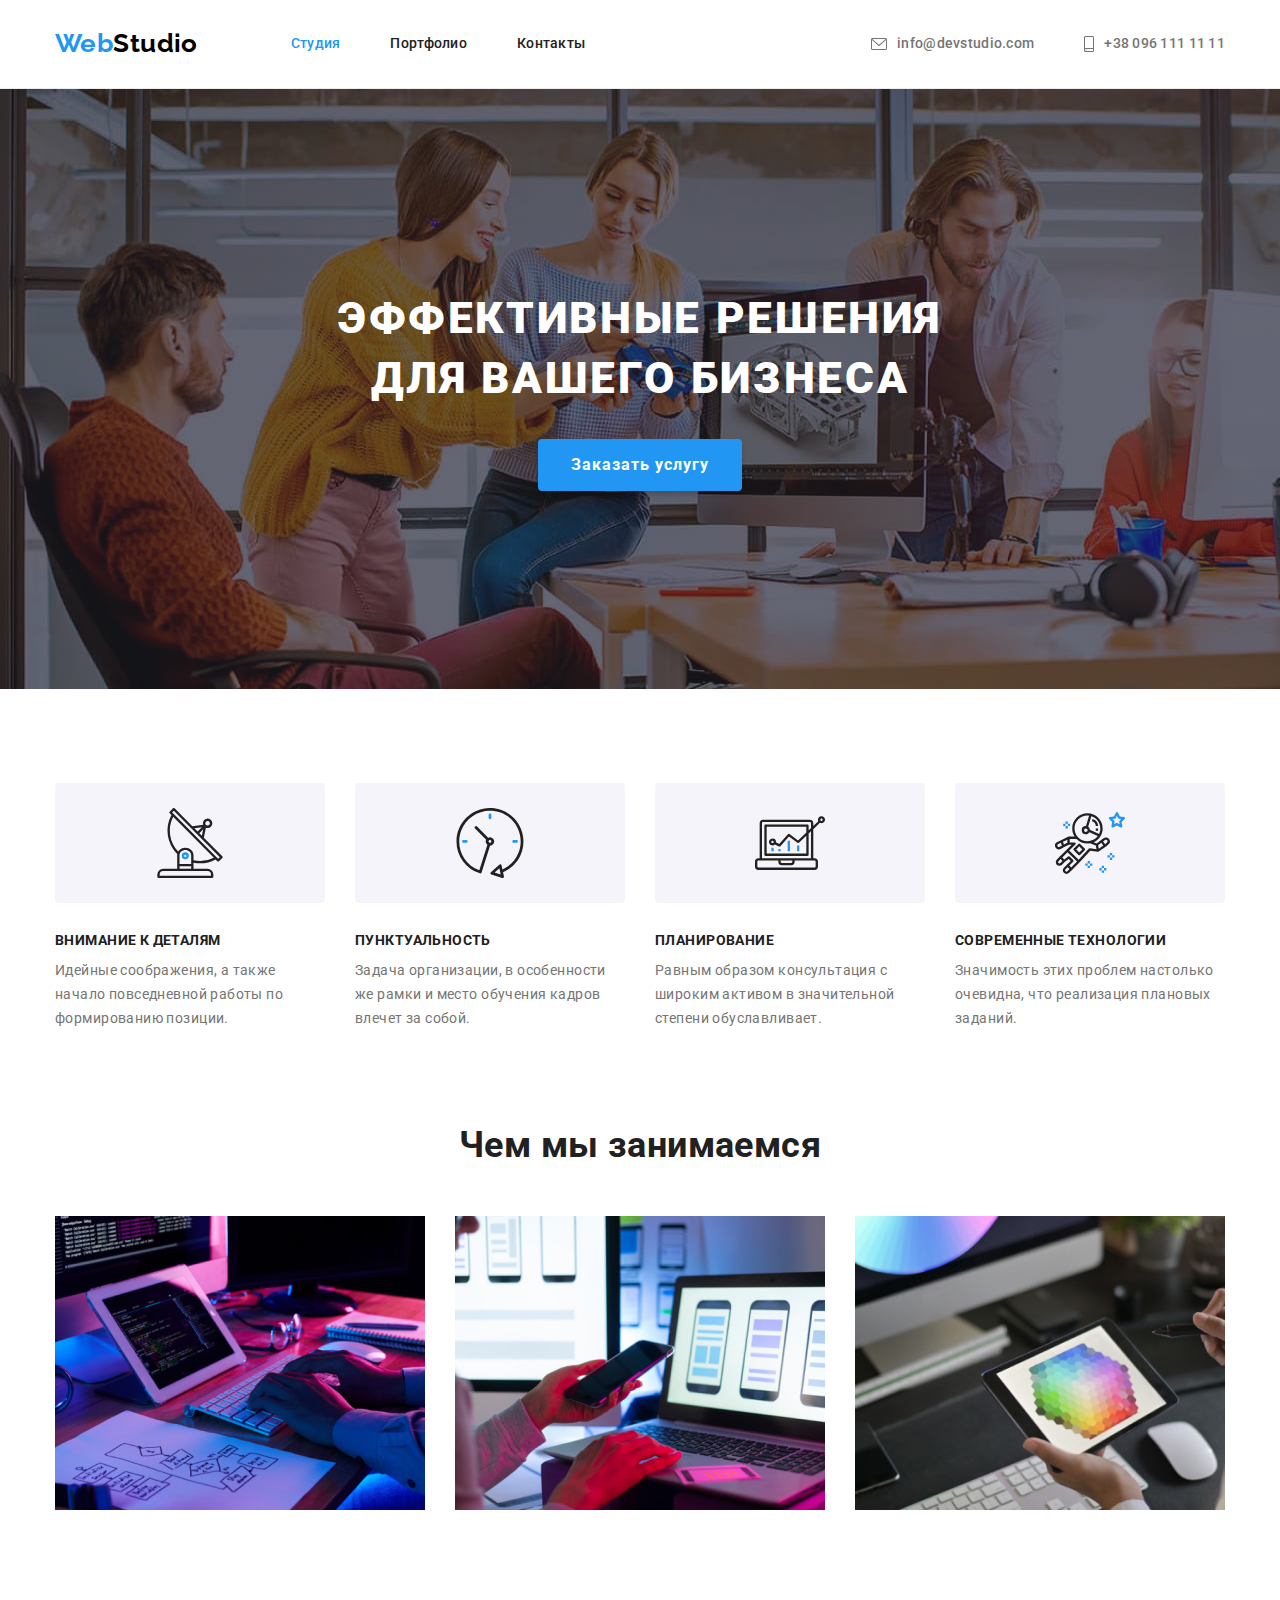
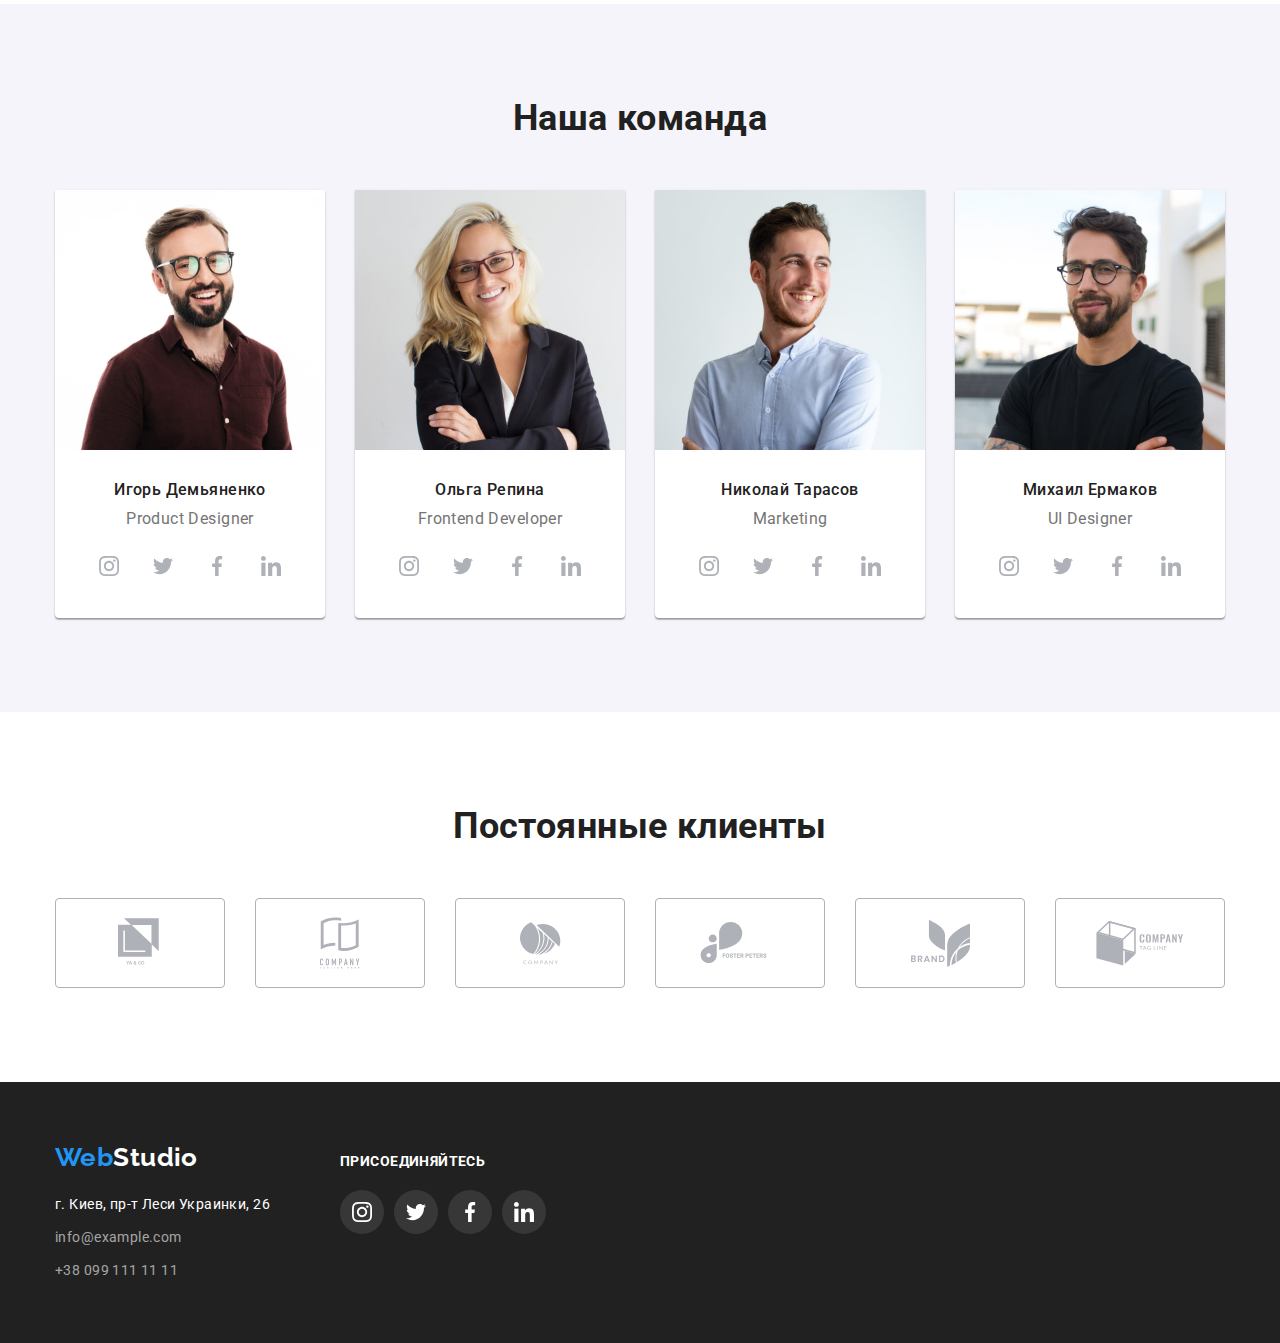
<file: index.html>
<!DOCTYPE html>
<html lang="ru">
  <head>
    <meta charset="UTF-8" />
    <meta name="viewport" content="width=device-width, initial-scale=1.0" />
    <link rel="preconnect" href="https://fonts.gstatic.com" />
    <link
      href="https://fonts.googleapis.com/css2?family=Raleway:wght@700&family=Roboto:wght@400;500;700;900&display=swap"
      rel="stylesheet"
    />
    <link
      rel="stylesheet"
      href="https://cdnjs.cloudflare.com/ajax/libs/modern-normalize/1.0.0/modern-normalize.css"
    />
    <link rel="stylesheet" href="./css/style.css" />
    <link rel="stylesheet" href="./css/svg.css">
    <title>Web Studio</title>
  </head>
  <body>
    <!-- navigation and contact information -->
    <header class="page-header">
      <div class="container">
        <nav class="navigation">
          <a
            class="logo link-reset"
            href="./index.html"
            aria-label="логотип компании WebStudio"
            lang="en"
            ><span class="web">Web</span>Studio</a
          >
          <ul class="pages-list list-reset">
            <li class="item">
              <a class="link link-reset current-page" href="./index.html"
                >Студия</a
              >
            </li>
            <li class="item">
              <a
                class="link link-reset"
                href="./pages/portfolio.html"
                target="_blank"
                >Портфолио</a
              >
            </li class="item">
            <li><a class="link link-reset" href="">Контакты</a></li>
          </ul>
        </nav>
        <ul class="contacts-list list-reset">
          <li class="item">
            <a class="link link-reset"
              href="mailto:info@devstudio.com"
              lang="en">
              <svg class="icon mail-icon">
                <use href="./images/svg/icons-sprite.svg#icon-envelope">
              </svg>
              <span>info@devstudio.com</span>
            </a>
          </li>
          <li class="item">
            <a class="link link-reset" href="tel:+380961111111">
              <svg class="icon phone-icon">
                <use href="./images/svg/icons-sprite.svg#icon-smartphone"/>
              </svg>
              <span>+38 096 111 11 11</span>
            </a>
          </li>
        </ul>
      </div>
    </header>
    <!-- general content -->
    <main>
      <!-- hero -->
      <section class="hero">
        <div class="container">
          <h1>Эффективные решения для вашего бизнеса</h1>
          <button
            class="btn button-order button-cursor"
            type="button"
            name="service-order"
          >
            Заказать услугу
          </button>
        </div>
      </section>
      <!-- features -->
      <section class="features-section">
        <div class="container">
          <h2 class="visually-hidden">Особенности</h2>
          <ul class="features-list list-reset">
            <li class="item icon-antenna">
              <h3 class="feature-heading">Внимание к деталям</h3>
              <p class="feature-description">
                Идейные соображения, а также начало повседневной работы по
                формированию позиции.
              </p>
            </li>
            <li class="item icon-clock">
              <h3 class="feature-heading">Пунктуальность</h3>
              <p class="feature-description">
                Задача организации, в особенности же рамки и место обучения кадров
                влечет за собой.
              </p>
            </li>
            <li class="item icon-diagram">
              <h3 class="feature-heading">Планирование</h3>
              <p class="feature-description">
                Равным образом консультация с широким активом в значительной
                степени обуславливает.
              </p>
            </li>
            <li class="item icon-astronaut">
              <h3 class="feature-heading">Современные технологии</h3>
              <p class="feature-description">
                Значимость этих проблем настолько очевидна, что реализация
                плановых заданий.
              </p>
            </li>
          </ul>
        </div>
      </section>
      <!-- what do we do -->
      <section class="directions-section">
        <div class="container">
          <h2 class="directions-heading">Чем мы занимаемся</h2>
          <ul class="directions-list list-reset">
            <li class="item">
              <img
                src="./images/features/optimized/box01-o.jpg"
                alt="алгоритмы"
                width="370"
                height="294"
              />
            </li>
            <li class="item">
              <img
                src="./images/features/optimized/box02-o.jpg"
                alt="оптимизация"
                width="370"
                height="294"
              />
            </li>
            <li class="item">
              <img
                src="./images/features/optimized/box03-o.jpg"
                alt="дизайн"
                width="370"
                height="294"
              />
            </li>
          </ul>
        </div>
      </section>
      <!-- our team -->
      <section class="team">
        <div class="container">
          <h2 class="team-heading">Наша команда</h2>
          <ul class="teammates-list list-reset">
            <li class="item">
              <div class="card-description">
                <h3 class="teammate-name">Игорь Демьяненко</h3>
                <p class="teammate-position" lang="en">Product Designer</p>
                <ul class="list-reset social-networks">
                  <li class="item">
                    <a href="" class="link-reset social-link">
                    <svg class="icon-social-network">
                      <use href="./images/svg/icons-sprite.svg#icon-instagram"></use>
                    </svg>
                  </a>
                  </li>
                  <li class="item">
                    <a href="" class="link-reset social-link">
                      <svg class="icon-social-network">
                        <use href="./images/svg/icons-sprite.svg#icon-twitter"></use>
                      </svg>
                    </a>
                  </li>
                  <li class="item">
                    <a href="" class="link-reset social-link">
                      <svg class="icon-social-network">
                        <use href="./images/svg/icons-sprite.svg#icon-facebook"></use>
                      </svg>
                    </a>
                  </li>
                  <li class="item">
                    <a href="" class="link-reset social-link">
                      <svg class="icon-social-network">
                        <use href="./images/svg/icons-sprite.svg#icon-linkedin"></use>
                      </svg>
                    </a>
                  </li>
                </ul>
              </div>
              <img
                src="./images/teammates/optimized/01-o.jpg"
                alt="сотрудник компании WebStudio в сфере дизайна продукта"
                width="270"
                height="260"
              />
            </li>
            <li class="item">
              <div class="card-description">
                <h3 class="teammate-name">Ольга Репина</h3>
                <p class="teammate-position" lang="en">Frontend Developer</p>
                <ul class="list-reset social-networks">
                  <li class="item">
                    <a href="" class="link-reset social-link">
                    <svg class="icon-social-network">
                      <use href="./images/svg/icons-sprite.svg#icon-instagram"></use>
                    </svg>
                  </a>
                  </li>
                  <li class="item">
                    <a href="" class="link-reset social-link">
                      <svg class="icon-social-network">
                        <use href="./images/svg/icons-sprite.svg#icon-twitter"></use>
                      </svg>
                    </a>
                  </li>
                  <li class="item">
                    <a href="" class="link-reset social-link">
                      <svg class="icon-social-network">
                        <use href="./images/svg/icons-sprite.svg#icon-facebook"></use>
                      </svg>
                    </a>
                  </li>
                  <li class="item">
                    <a href="" class="link-reset social-link">
                      <svg class="icon-social-network">
                        <use href="./images/svg/icons-sprite.svg#icon-linkedin"></use>
                      </svg>
                    </a>
                  </li>
                </ul>
              </div>
              <img
                src="./images/teammates/optimized/02-o.jpg"
                alt="сотрудник компании WebStudio в сфере разработки"
                width="270"
                height="260"
              />
            </li>
            <li class="item">
              <div class="card-description">
                <h3 class="teammate-name">Николай Тарасов</h3>
                <p class="teammate-position" lang="en">Marketing</p>
                <ul class="list-reset social-networks">
                  <li class="item">
                    <a href="" class="link-reset social-link">
                    <svg class="icon-social-network">
                      <use href="./images/svg/icons-sprite.svg#icon-instagram"></use>
                    </svg>
                  </a>
                  </li>
                  <li class="item">
                    <a href="" class="link-reset social-link">
                      <svg class="icon-social-network">
                        <use href="./images/svg/icons-sprite.svg#icon-twitter"></use>
                      </svg>
                    </a>
                  </li>
                  <li class="item">
                    <a href="" class="link-reset social-link">
                      <svg class="icon-social-network">
                        <use href="./images/svg/icons-sprite.svg#icon-facebook"></use>
                      </svg>
                    </a>
                  </li>
                  <li class="item">
                    <a href="" class="link-reset social-link">
                      <svg class="icon-social-network">
                        <use href="./images/svg/icons-sprite.svg#icon-linkedin"></use>
                      </svg>
                    </a>
                  </li>
                </ul>
              </div>
              <img
                src="./images/teammates/optimized/03-o.jpg"
                alt="сотрудник компании WebStudio в сфере маркетинга"
                width="270"
                height="260"
              />
            </li>
            <li class="item">
              <div class="card-description">
                <h3 class="teammate-name">Михаил Ермаков</h3>
                <p class="teammate-position" lang="en">UI Designer</p>
                <ul class="list-reset social-networks">
                  <li class="item">
                    <a href="" class="link-reset social-link">
                    <svg class="icon-social-network">
                      <use href="./images/svg/icons-sprite.svg#icon-instagram"></use>
                    </svg>
                  </a>
                  </li>
                  <li class="item">
                    <a href="" class="link-reset social-link">
                      <svg class="icon-social-network">
                        <use href="./images/svg/icons-sprite.svg#icon-twitter"></use>
                      </svg>
                    </a>
                  </li>
                  <li class="item">
                    <a href="" class="link-reset social-link">
                      <svg class="icon-social-network">
                        <use href="./images/svg/icons-sprite.svg#icon-facebook"></use>
                      </svg>
                    </a>
                  </li>
                  <li class="item">
                    <a href="" class="link-reset social-link">
                      <svg class="icon-social-network">
                        <use href="./images/svg/icons-sprite.svg#icon-linkedin"></use>
                      </svg>
                    </a>
                  </li>
                </ul>
              </div>
              <img
                src="./images/teammates/optimized/04-o.jpg"
                alt="сотрудник компании WebStudio в сфере дизайна среды"
                width="270"
                height="260"
              />
            </li>
          </ul>
        </div>
      </section>
      <!-- clients logo -->
      <section class="clients-section">
        <div class="container">
          <h2 class="clients-heading">Постоянные клиенты</h2>
          <ul class="list-reset clients-list">
            <li class="icon-wrapper">
              <a class="link-reset client-icon" href="">
                <svg class="client-logo logo-1">
                  <use href="./images/svg/icons-sprite.svg#icon-logo-1"></use>
                </svg>
              </a>
            </li>
            <li class="icon-wrapper">
              <a class="link-reset client-icon" href="">
                <svg class="client-logo logo-2">
                  <use href="./images/svg/icons-sprite.svg#icon-logo-2"></use>
                </svg>
              </a>
            </li>
            <li class="icon-wrapper">
              <a class="link-reset client-icon" href="">
                <svg class="client-logo logo-3">
                  <use href="./images/svg/icons-sprite.svg#icon-logo-3"></use>
                </svg>
              </a>
            </li>
            <li class="icon-wrapper">
              <a class="link-reset client-icon" href="">
                <svg class="client-logo logo-4">
                  <use href="./images/svg/icons-sprite.svg#icon-logo-4"></use>
                </svg>
              </a>
            </li>
            <li class="icon-wrapper">
              <a class="link-reset client-icon" href="">
                <svg class="client-logo logo-5">
                  <use href="./images/svg/icons-sprite.svg#icon-logo-5"></use>
                </svg>
              </a>
            </li>
            <li class="icon-wrapper">
              <a class="link-reset client-icon " href="">
                <svg class="client-logo logo-6">
                  <use href="./images/svg/icons-sprite.svg#icon-logo-6"></use>
                </svg>
              </a>
            </li>
          </ul>
        </div>
      </section>
    </main>
    <!-- aux information and adress -->
    <footer class="page-footer">
      <div class="container">
        <address class="address">
          <a
            class="logo link-reset"
            href="./index.html"
            aria-label="логотип компании WebStudio"
            lang="en"
            ><span class="web">Web</span>Studio</a
          >
          <p class="postal">г. Киев, пр-т Леси Украинки, 26</p>
          <ul class="contacts-list list-reset">
            <li class="item">
              <a class="email link-reset" href="mailto:info@example.com" lang="en"
                >info@example.com</a
              >
            </li>
            <li class="item">
              <a class="tel link-reset" href="tel:+380991111111"
                >+38 099 111 11 11</a
              >
            </li>
          </ul>
        </address>
        <div class="join-container">
          <h2 class="join-heading">присоединяйтесь</h2>
          <ul class="list-reset social-networks">
            <li class="item">
              <a href="" class="link-reset social-link">
              <svg class="icon-social-network">
                <use href="./images/svg/icons-sprite.svg#icon-instagram"></use>
              </svg>
            </a>
          </li>
            <li class="item">
              <a href="" class="link-reset social-link">
                <svg class="icon-social-network">
                  <use href="./images/svg/icons-sprite.svg#icon-twitter"></use>
                </svg>
            </a>
          </li>
            <li class="item">
              <a href="" class="link-reset social-link">
                <svg class="icon-social-network">
                  <use href="./images/svg/icons-sprite.svg#icon-facebook"></use>
                </svg>
            </a>
          </li>
            <li class="item">
              <a href="" class="link-reset social-link">
                <svg class="icon-social-network">
                  <use href="./images/svg/icons-sprite.svg#icon-linkedin"></use>
                </svg>
            </a>
          </li>
          </ul>  
        </div>
      </div>
    </footer>
  </body>
</html>
</file>
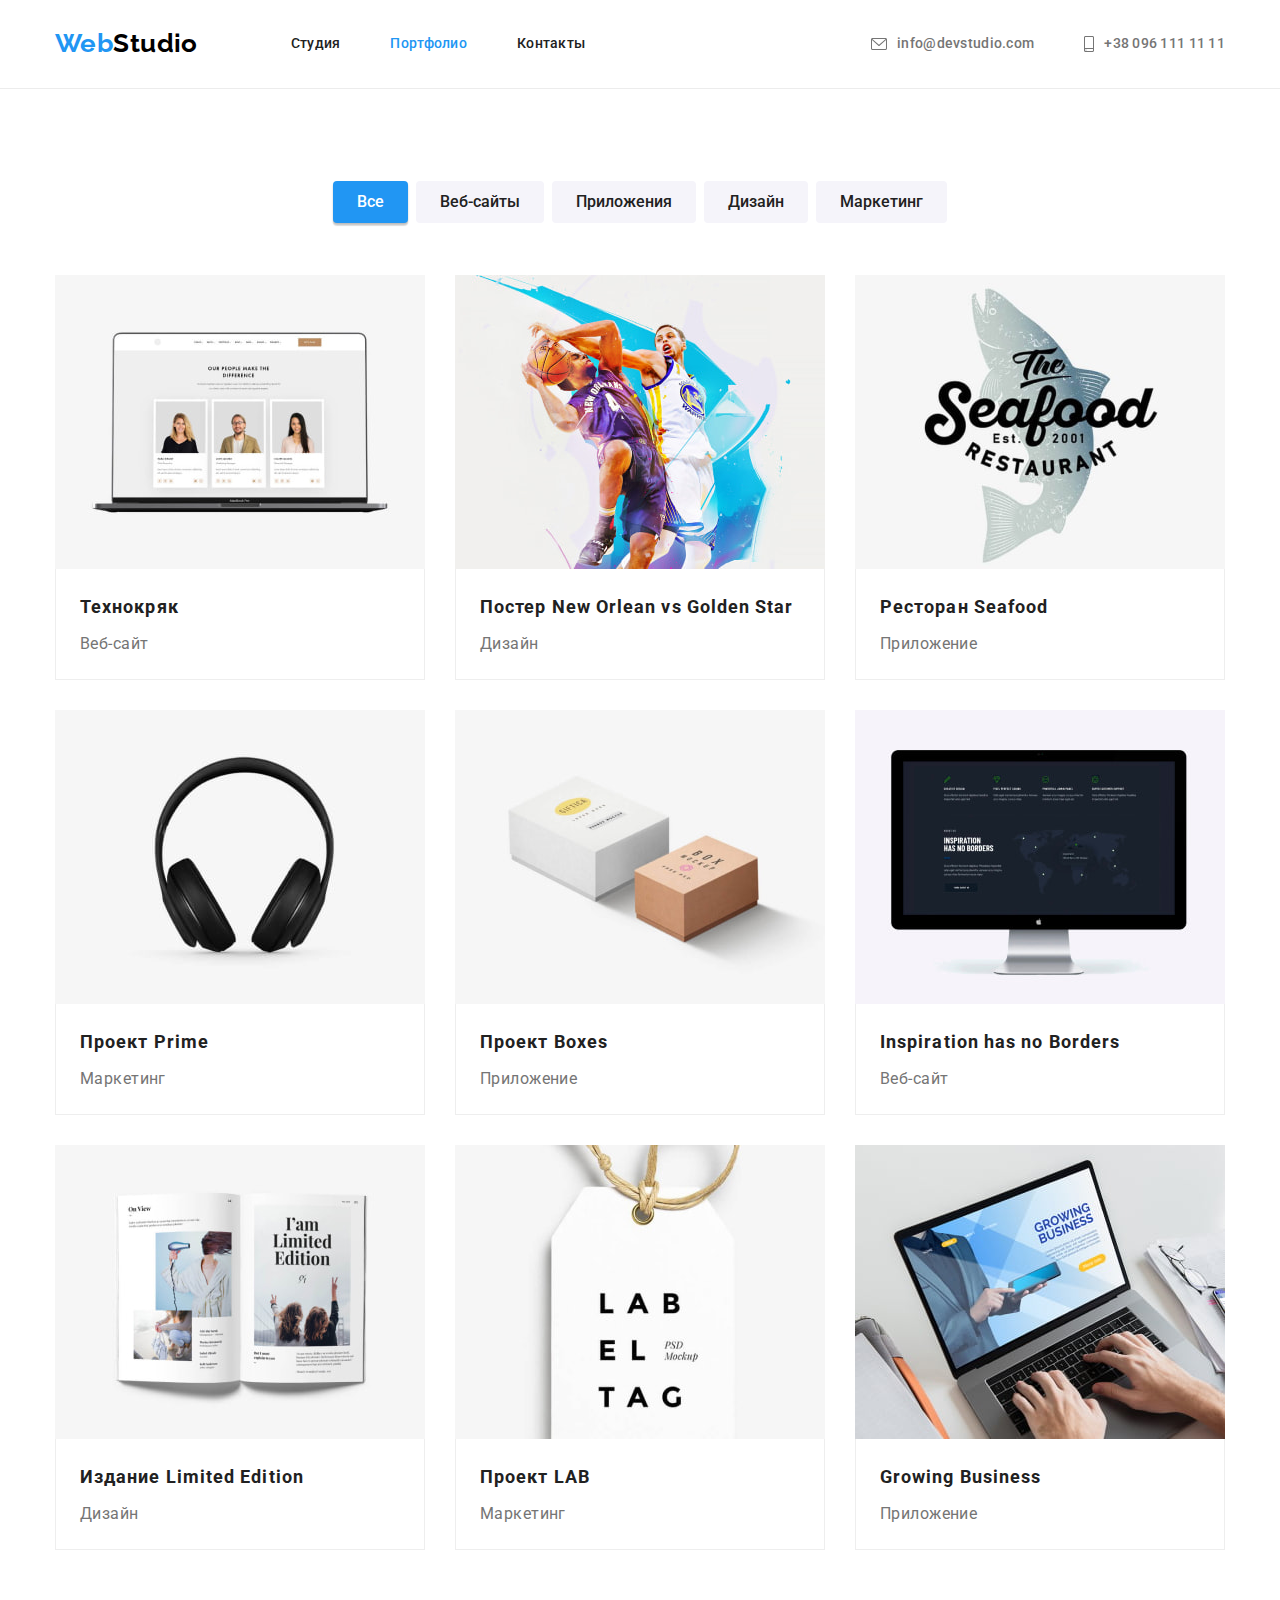
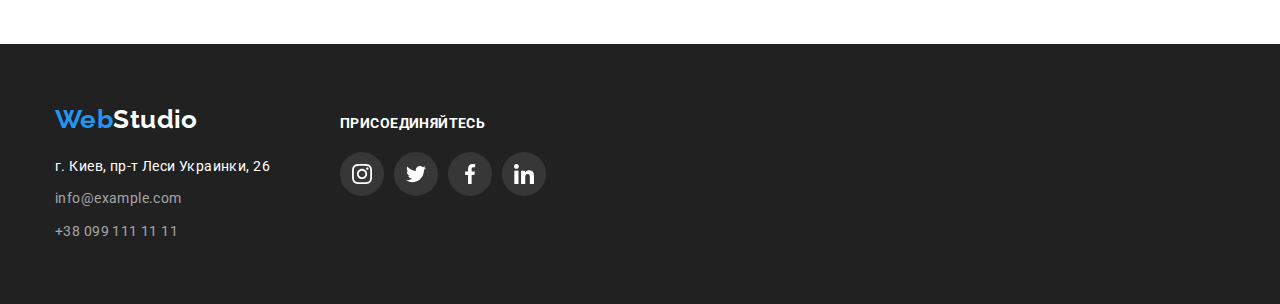
<file: pages/portfolio.html>
<!DOCTYPE html>
<html lang="ru">
  <head>
    <meta charset="UTF-8" />
    <meta name="viewport" content="width=device-width, initial-scale=1.0" />
    <link rel="preconnect" href="https://fonts.gstatic.com" />
    <link
      href="https://fonts.googleapis.com/css2?family=Raleway:wght@700&family=Roboto:wght@400;500;700;900&display=swap"
      rel="stylesheet"
    />
    <link
      rel="stylesheet"
      href="https://cdnjs.cloudflare.com/ajax/libs/modern-normalize/1.0.0/modern-normalize.css"
    />
    <link rel="stylesheet" href="../css/style.css" />
    <link rel="stylesheet" href="../css/svg.css" />
    <title>Web Studio</title>
  </head>
  <body>
    <!-- navigation and contact information -->
    <header class="page-header">
      <div class="container">
        <nav class="navigation">
          <a
            class="logo link-reset"
            href="../index.html"
            aria-label="логотип компании WebStudio"
            lang="en"
            ><span class="web">Web</span>Studio</a
          >
          <ul class="pages-list list-reset">
            <li class="item">
              <a class="link link-reset" href="../index.html">Студия</a>
            </li>
            <li class="item">
              <a
                class="link link-reset current-page"
                href="./portfolio.html"
                target="_blank"
                >Портфолио</a
              >
            </li>
            <li class="item">
              <a class="link link-reset" href="">Контакты</a>
            </li>
          </ul>
        </nav>
        <ul class="contacts-list list-reset">
          <li class="item">
            <a class="link link-reset"
              href="mailto:info@devstudio.com"
              lang="en">
              <svg class="icon mail-icon">
                <use href="../images/svg/icons-sprite.svg#icon-envelope">
              </svg>
              <span>info@devstudio.com</span>
            </a>
          </li>
          <li class="item">
            <a class="link link-reset" href="tel:+380961111111">
              <svg class="icon phone-icon">
                <use href="../images/svg/icons-sprite.svg#icon-smartphone"/>
              </svg>
              <span>+38 096 111 11 11</span>
            </a>
          </li>
        </ul>      </div>
    </header>
    <!-- main portfolio examles and filters container -->
    <main class="main">
      <section class="portfolio">
        <div class="container">
          <h1 class="visually-hidden">Портфолио</h1>
          <!-- filtering will be as radiobuttons -->
          <ul class="filter-list list-reset">
            <li class="item">
              <button
                class="button-filter selected-filter button-cursor"
                type="button"
                name="all"
              >
                Все
              </button>
            </li>
            <li class="item">
              <button
                class="button-filter button-cursor"
                type="button"
                name="sites"
              >
                Веб-сайты
              </button>
            </li>
            <li class="item">
              <button
                class="button-filter button-cursor"
                type="button"
                name="app"
              >
                Приложения
              </button>
            </li>
            <li class="item">
              <button
                class="button-filter button-cursor"
                type="button"
                name="design"
              >
                Дизайн
              </button>
            </li>
            <li class="item">
              <button
                class="button-filter button-cursor"
                type="button"
                name="marketing"
              >
                Маркетинг
              </button>
            </li>
          </ul>
          <!-- filter result -->
          <ul class="filter-result list-reset">
            <li class="card">
              <a class="link-reset link" href="">
                <div class="card-info">
                  <h3 class="card-heading">Технокряк</h3>
                  <p class="card-type">Веб-сайт</p>
                </div>
                <img
                  class="card-image"
                  src="../images/portfolio/optimized/techcrack-o.jpg"
                  alt="сайт на ноутбуке"
                />
              </a>
            </li>
            <li class="card">
              <a class="link-reset link" href="">
                <div class="card-info">
                  <h3 class="card-heading">
                    Постер <span lang="en">New Orlean vs Golden Star</span>
                  </h3>
                  <p class="card-type">Дизайн</p>
                </div>
                <img
                  class="card-image"
                  src="../images/portfolio/optimized/basketball-o.jpg"
                  alt="два баскетболистка под кольцом"
                />
              </a>
            </li>
            <li class="card">
              <a class="link-reset link" href="">
                <div class="card-info">
                  <h3 class="card-heading">
                    Ресторан <span lang="en">Seafood</span>
                  </h3>
                  <p class="card-type">Приложение</p>
                </div>
                <img
                  class="card-image"
                  src="../images/portfolio/optimized/seafood-o.jpg"
                  alt="логотип ресторана "
                />
              </a>
            </li>
            <li class="card">
              <a class="link-reset link" href="">
                <div class="card-info">
                  <h3 class="card-heading">
                    Проект <span lang="en">Prime</span>
                  </h3>
                  <p class="card-type">Маркетинг</p>
                </div>
                <img
                  class="card-image"
                  src="../images/portfolio/optimized/headphones-o.jpg"
                  alt="наушники на нейтральном фоне"
                />
              </a>
            </li>
            <li class="card">
              <a class="link-reset link" href="">
                <div class="card-info">
                  <h3 class="card-heading">
                    Проект <span lang="en">Boxes</span>
                  </h3>
                  <p class="card-type">Приложение</p>
                </div>
                <img
                  class="card-image"
                  src="../images/portfolio/optimized/boxes-project-o.jpg"
                  alt="иллюстрация двух коробок на нейтральном фоне"
                />
              </a>
            </li>
            <li class="card">
              <a class="link-reset link" href="">
                <div class="card-info">
                  <h3 class="card-heading" lang="en">
                    Inspiration has no Borders
                  </h3>
                  <p class="card-type">Веб-сайт</p>
                </div>
                <img
                  class="card-image"
                  src="../images/portfolio/optimized/no-borders-o.jpg"
                  alt="приложение на мониторе"
                />
              </a>
            </li>
            <li class="card">
              <a class="link-reset link" href="">
                <div class="card-info">
                  <h3 class="card-heading">
                    Издание <span lang="en">Limited Edition</span>
                  </h3>
                  <p class="card-type">Дизайн</p>
                </div>
                <img
                  class="card-image"
                  src="../images/portfolio/optimized/limited-edition-o.jpg"
                  alt="разворот журнала с заглавием ограниченное издание"
                />
              </a>
            </li>
            <li class="card">
              <a class="link-reset link" href="">
                <div class="card-info">
                  <h3 class="card-heading">
                    Проект <span lang="en">LAB</span>
                  </h3>
                  <p class="card-type">Маркетинг</p>
                </div>
                <img
                  class="card-image"
                  src="../images/portfolio/optimized/label-tag-o.jpg"
                  alt="бирка с логотипом label tag"
                />
              </a>
            </li>
            <li class="card">
              <a class="link-reset link" href="">
                <div class="card-info">
                  <h3 class="card-heading" lang="en">Growing Business</h3>
                  <p class="card-type">Приложение</p>
                </div>
                <img
                  class="card-image"
                  src="../images/portfolio/optimized/growing-business-o.jpg"
                  alt="печатающие руки за ноутбуком. приложене ростущий бизнесс"
                />
              </a>
            </li>
          </ul>
        </div>
      </section>
    </main>
    <!-- aux information and adress -->
    <footer class="page-footer">
      <div class="container">
        <address class="address">
          <a
            class="logo link-reset"
            href="../index.html"
            aria-label="логотип компании WebStudio"
            lang="en"
            ><span class="web">Web</span>Studio</a
          >
          <p class="postal">г. Киев, пр-т Леси Украинки, 26</p>
          <ul class="contacts-list list-reset">
            <li class="item">
              <a
                class="email link-reset"
                href="mailto:info@example.com"
                lang="en"
                >info@example.com</a
              >
            </li>
            <li class="item">
              <a class="tel link-reset" href="tel:+380991111111"
                >+38 099 111 11 11</a
              >
            </li>
          </ul>
        </address>
        <div class="join-container">
          <h2 class="join-heading">присоединяйтесь</h2>
          <ul class="list-reset social-networks">
            <li class="item">
              <a href="" class="link-reset social-link">
                <svg class="icon-social-network">
                  <use
                    href="../images/svg/icons-sprite.svg#icon-instagram"
                  ></use>
                </svg>
              </a>
            </li>
            <li class="item">
              <a href="" class="link-reset social-link">
                <svg class="icon-social-network">
                  <use href="../images/svg/icons-sprite.svg#icon-twitter"></use>
                </svg>
              </a>
            </li>
            <li class="item">
              <a href="" class="link-reset social-link">
                <svg class="icon-social-network">
                  <use
                    href="../images/svg/icons-sprite.svg#icon-facebook"
                  ></use>
                </svg>
              </a>
            </li>
            <li class="item">
              <a href="" class="link-reset social-link">
                <svg class="icon-social-network">
                  <use
                    href="../images/svg/icons-sprite.svg#icon-linkedin"
                  ></use>
                </svg>
              </a>
            </li>
          </ul>
        </div>
      </div>
    </footer>
  </body>
</html>
</file>
<file: css/style.css>
:root {
  --common-font: Roboto, sans-serif;
  --logo-font: Raleway, sans-serif;

  --main-bg-color: #ffffff;
  --section-bg-color: #f5f4fa;
  --footer-bg-color: #212121;
  --blank-bg-color: #2f303a;
  --border-separator-color: #ececec;
  --interactive-element-color: #2196f3;
  --button-color: #2196f3;
  --current-page-color: #2196f3;
  --button-filter-color: #f5f4fa;

  --logo-font-color: #2196f3;
  --logo-font-black: #000000;
  --logo-font-white: #ffffff;
  --lightondark-text-color: #ffffff;
  --main-heading-color: #212121;
  --nav-color: #212121;
  --main-text-color: #757575;
  --footer-contacts-color: rgba(255, 255, 255, 0.6);
  --card-border-color: #eeeeee;

  --hero-bg-color: #c4c4c4;
  --hero-bg-overlay-color: rgba(47, 48, 58, 0.4);

  --svg-inactive-fill: #afb1b8;
  --svg-active-fill: #2196f3;

  --hero-button-color: #2196f3;
  --hero-button-active-color: #188ce8;
  --hero-button-shadow: 0px 4px 4px rgba(0, 0, 0, 0.15);
  --features-preview-bg-color: #f5f4fa;

  --teammate-social-link-inactive-bg: #ffffff;
  --teammate-social-link-active-bg: #2196f3;
  --teammate-social-link-logo-fill: #afb1b8;
  --teammate-social-link-logo-active: #ffffff;

  --footer-social-link-inactive-bg: rgba(255, 255, 255, 0.1);
  --footer-social-link-active-bg: #2196f3;
  --footer-social-link-fill: #ffffff;

  --filter-button-selected-shadow: 0px 3px 1px rgba(0, 0, 0, 0.1),
    0px 1px 2px rgba(0, 0, 0, 0.08), 0px 2px 2px rgba(0, 0, 0, 0.12);
  --portfolio-card-hover-shadow: 0px 1px 1px rgba(0, 0, 0, 0.12),
    0px 4px 4px rgba(0, 0, 0, 0.06), 1px 4px 6px rgba(0, 0, 0, 0.16);
}

.visually-hidden {
  position: absolute;
  clip: rect(0 0 0 0);
  width: 1px;
  height: 1px;
  margin: -1px;
}

/* general adaptation to the design (common properties)*/
body {
  background-color: var(--main-bg-color);
  color: var(--main-text-color);
  font-family: var(--common-font);
  font-weight: 400;
  font-size: 14px;
  line-height: 1.71;
  letter-spacing: 0.03em;
}

.page-footer {
  background-color: var(--footer-bg-color);
}

.current-page {
  color: var(--current-page-color);
}

.list-reset {
  list-style-type: none;
  padding: 0;
  margin: 0;
}

.link-reset {
  text-decoration: none;
}

.link-reset:visited,
.link-reset:active {
  color: inherit;
}

.page-header {
  border-bottom: 1px solid var(--border-separator-color);
}

/* container. centering main content*/
.container {
  width: 1200px;
  padding-left: 15px;
  padding-right: 15px;
  margin-left: auto;
  margin-right: auto;
}

.page-header > .container {
  display: flex;
  align-items: center;
}

/* logotype */
.logo,
.logo:visited {
  font-family: var(--logo-font);
  font-weight: 700;
  font-size: 26px;
  line-height: 1.19;
  letter-spacing: inherit;
  color: var(--logo-font-black);
}

.logo > .web {
  color: var(--logo-font-color);
}
.address > .logo {
  color: var(--logo-font-white);
}

.navigation .logo {
  display: block;
  /* padding-top: 24px;
  padding-bottom: 25px; */
  margin-right: 93px;
}
/* navigation */
.navigation {
  display: flex;
  align-items: center;
}

.navigation .link,
.navigation .link:visited,
.contacts-list .link,
.contacts-list .link:visited {
  font-family: inherit;
  font-weight: 500;
  font-size: 14px;
  line-height: 1.14;
  letter-spacing: 0.02em;
}

.pages-list {
  display: flex;
}

.pages-list .link {
  color: var(--nav-color);
}

.page-header .contacts-list {
  display: flex;
  margin-left: auto;
}

.contacts-list > .item > .link {
  display: flex;
  align-items: center;
  color: var(--main-text-color);
  line-height: inherit;
}

.pages-list .link,
.contacts-list .link {
  display: block;
  padding-top: 32px;
  padding-bottom: 32px;
}

.page-header .pages-list > .item:not(:last-child),
.page-header .contacts-list > .item:not(:last-child) {
  margin-right: 50px;
}

.pages-list .link:hover,
.pages-list .link:focus,
.contacts-list .link:hover,
.contacts-list .link:focus {
  color: var(--interactive-element-color);
  outline: transparent;
}

.link.current-page {
  color: var(--interactive-element-color);
}

/* hero section */
.hero {
  height: 600px;
  max-width: 1600px;
  padding-top: 200px;
  padding-bottom: 200px;
  margin-right: auto;
  margin-left: auto;
  text-align: center;
  background-color: var(--hero-bg-color);
  background-image: linear-gradient(
      var(--hero-bg-overlay-color),
      var(--hero-bg-overlay-color)
    ),
    url('../images/hero/optimized/hero-bg-o.jpg');
  background-repeat: no-repeat;
}

.hero h1 {
  width: 696px;
  margin: 0;
  margin-right: auto;
  margin-left: auto;
  margin-bottom: 30px;

  font-weight: 900;
  font-size: 44px;
  line-height: 1.36;
  letter-spacing: 0.06em;
  text-transform: uppercase;
  text-align: center;

  color: var(--lightondark-text-color);
}

.hero .button-order {
  font-weight: 700;
  font-size: 16px;
  line-height: 1.87;
  letter-spacing: 0.06em;
  color: var(--lightondark-text-color);
  background-color: var(--button-color);
}

.hero .button-order:hover,
.hero .button-order:focus {
  background-color: var(--hero-button-active-color);
}

.btn {
  border: 1px solid transparent;
  border-radius: 4px;
  padding: 10px 32px;
  text-align: center;
  box-shadow: 0px 4px 4px rgba(0, 0, 0, 0.15);
}

/* features */
.features-section,
.team,
.clients-section {
  padding-top: 94px;
  padding-bottom: 94px;
}
.features-list {
  display: flex;
}

.features-list > .item {
  max-width: 270px;
}

.features-list > .item:not(:last-child) {
  margin-right: 30px;
}

.features-list > .item::before {
  content: '';
  display: block;
  width: 270px;
  height: 120px;
  margin-bottom: 30px;
  border-radius: 4px;
  background-color: var(--features-preview-bg-color);
  background-repeat: no-repeat;
  background-position: center;
}

.icon-antenna::before {
  background-image: url('../images/svg/optimized/antenna.svg');
}
.icon-clock::before {
  background-image: url('../images/svg/optimized/clock.svg');
}
.icon-diagram::before {
  background-image: url('../images/svg/optimized/diagram.svg');
}
.icon-astronaut::before {
  background-image: url('../images/svg/optimized/astronaut.svg');
}

.feature-heading,
.feature-description {
  margin: 0;
}

.feature-heading {
  margin-bottom: 10px;
}

.features-list .feature-heading {
  font-weight: 700;
  font-size: 14px;
  line-height: 1.14;
  text-transform: uppercase;
  color: var(--main-heading-color);
}

/* what do we do (directions) and team common styles */
.directions-section {
  padding-bottom: 94px;
}

.directions-heading,
.team-heading,
.clients-heading {
  font-weight: 700;
  font-size: 36px;
  line-height: 1.16;
  color: var(--main-heading-color);
}

.directions-heading {
  margin: 0;
  margin-bottom: 50px;
  text-align: center;
}
.directions-list {
  display: flex;
  margin: 0;
  padding: 0;
  font-size: 0;
}

.directions-list > .item:not(:last-child) {
  margin-right: 30px;
}

/* our team */
.team {
  background-color: var(--section-bg-color);
}

.team-heading {
  margin: 0;
  margin-bottom: 50px;
  text-align: center;
}

.teammates-list {
  display: flex;
  font-size: 0;
}

.teammates-list > .item {
  max-width: 270px;
  background: var(--main-bg-color);
  text-align: center;
  display: flex;
  flex-direction: column-reverse;
  box-shadow: 0px 1px 3px rgba(0, 0, 0, 0.12), 0px 1px 1px rgba(0, 0, 0, 0.14),
    0px 2px 1px rgba(0, 0, 0, 0.2);
  border-radius: 0 0 4px 4px;
}

.teammates-list > .item:not(:last-child) {
  margin-right: 30px;
}

.card-description {
  padding-top: 30px;
  padding-bottom: 30px;
}

.teammates-list .teammate-name {
  font-weight: 500;
  font-size: 16px;
  line-height: 1.19;
  color: var(--main-heading-color);
  margin: 0;
  margin-bottom: 10px;
}

.teammates-list .teammate-position {
  font-weight: 400;
  font-size: 16px;
  line-height: 1.19;
  margin: 0;
  margin-bottom: 16px;
}

.card-description > .social-networks {
  width: 206px;
  margin-right: auto;
  margin-left: auto;
}

.card-description .social-link:hover,
.card-description .social-link:focus {
  outline: transparent;
}

/* clients section */
.clients-heading {
  margin-top: 0;
  margin-bottom: 50px;
  text-align: center;
}

.clients-list {
  display: flex;
  color: var(--svg-inactive-fill);
}

.icon-wrapper:not(:last-child) {
  margin-right: 30px;
}

.client-icon {
  display: flex;
  align-items: center;
  width: 170px;
  height: 90px;
  border: 1px solid var(--svg-inactive-fill);
  border-radius: 4px;
}

.client-icon:hover,
.client-icon:focus {
  border-color: var(--svg-active-fill);
  outline: transparent;
}

.client-icon:hover .client-logo,
.client-icon:focus .client-logo {
  fill: var(--svg-active-fill);
}

.client-icon > .client-logo {
  fill: currentColor;
  align-self: center;
  margin-right: auto;
  margin-left: auto;
}

/* footer address */
.page-footer {
  padding-top: 60px;
  padding-bottom: 60px;
}

.page-footer > .container {
  display: flex;
}

.page-footer address {
  font-style: normal;
  margin-right: 70px;
}

.address > .logo {
  display: block;
  margin-bottom: 20px;
}

.address > .postal {
  color: var(--lightondark-text-color);
  margin: 0;
  margin-bottom: 9px;
}

.address > .contacts-list > .item:not(:last-child) {
  margin-bottom: 9px;
}

.address .tel,
.address .tel:visited,
.address .email,
.address .email:visited {
  color: var(--footer-contacts-color);
}

/* social networks */
.join-container {
  margin-top: 12px;
}
.join-heading {
  margin: 0;
  margin-bottom: 20px;
  font-family: Roboto;
  font-weight: 700;
  font-size: 14px;
  line-height: 1.14;
  letter-spacing: 0.03em;
  text-transform: uppercase;
  color: var(--logo-font-white);
}

.social-networks {
  display: flex;
}

.social-networks > .item:not(:last-child) {
  margin-right: 10px;
}

.social-link {
  display: flex;
  align-items: center;
  width: 44px;
  height: 44px;
  border-radius: 50%;
  background-color: var(--footer-social-link-inactive-bg);
  color: var(--footer-social-link-fill);
}

.social-link:hover,
.social-link:focus {
  background-color: var(--footer-social-link-active-bg);
}

.icon-social-network {
  margin-left: auto;
  margin-right: auto;
}

/* PORTFOLIO page styles */
/* filters  */
.portfolio {
  padding-top: 92px;
  padding-bottom: 94px;
}

.filter-list {
  margin: 0;
  margin-bottom: 52px;
  padding: 0;
  display: flex;
  justify-content: center;
}

.filter-list > .item:not(:last-child) {
  margin-right: 8px;
}

.button-filter {
  padding: 6px 22px;
  border-radius: 4px;
  border-style: solid;
  border-color: transparent;
}

.filter-list .button-filter {
  background-color: var(--button-filter-color);
  font-weight: 500;
  font-size: 16px;
  line-height: 1.62;
  color: var(--nav-color);
}
.button-filter.selected-filter,
.button-cursor:hover,
.button-cursor:focus {
  background-color: var(--interactive-element-color);
  color: var(--lightondark-text-color);
  cursor: pointer;
  box-shadow: 0px 3px 1px rgba(0, 0, 0, 0.1), 0px 1px 2px rgba(0, 0, 0, 0.08),
    0px 2px 2px rgba(0, 0, 0, 0.12);
  outline: transparent;
}

/* cards */

.filter-result {
  margin: -15px;
  padding: 0;
  display: flex;
  flex-wrap: wrap;
}

.card {
  margin: 15px;
  padding: 0;
  font-size: 0;
}

.card > .link {
  display: flex;
  flex-direction: column-reverse;
}

.card > .link:hover,
.card > .link:focus {
  box-shadow: var(--portfolio-card-hover-shadow);
  outline: transparent;
}

.card .link,
.card .link:visited {
  color: inherit;
}

.card-info {
  padding-top: 20px;
  padding-bottom: 20px;
  padding-left: 24px;
  padding-right: 24px;
  border: 1px solid var(--card-border-color);
  border-top: none;
}

.card .card-heading {
  margin: 0;
  margin-bottom: 4px;

  font-weight: 700;
  font-size: 18px;
  line-height: 2;
  letter-spacing: 0.06em;

  color: var(--main-heading-color);
}

.card .card-type {
  margin: 0;
  font-size: 16px;
  line-height: 1.87;
}
</file>
<file: css/svg.css>
.icon {
  margin-right: 10px;
  fill: currentColor;
}

.mail-icon {
  width: 16px;
  height: 12px;
}

.phone-icon {
  width: 10px;
  height: 16px;
}

.logo-1 {
  width: 45px;
  height: 50px;
}

.logo-2 {
  width: 40px;
  height: 52px;
}

.logo-3 {
  width: 41px;
  height: 43px;
}

.logo-4 {
  width: 80px;
  height: 42px;
}

.logo-5 {
  width: 59px;
  height: 47px;
}

.logo-6 {
  width: 88px;
  height: 45px;
}

.icon-social-network {
  width: 20px;
  height: 20px;
  fill: #ffffff;
}

.card-description .icon-social-network {
  fill: var(--teammate-social-link-logo-fill);
}

.card-description .social-link:hover > .icon-social-network,
.card-description .social-link:focus > .icon-social-network {
  fill: var(--teammate-social-link-logo-active);
}
</file>
